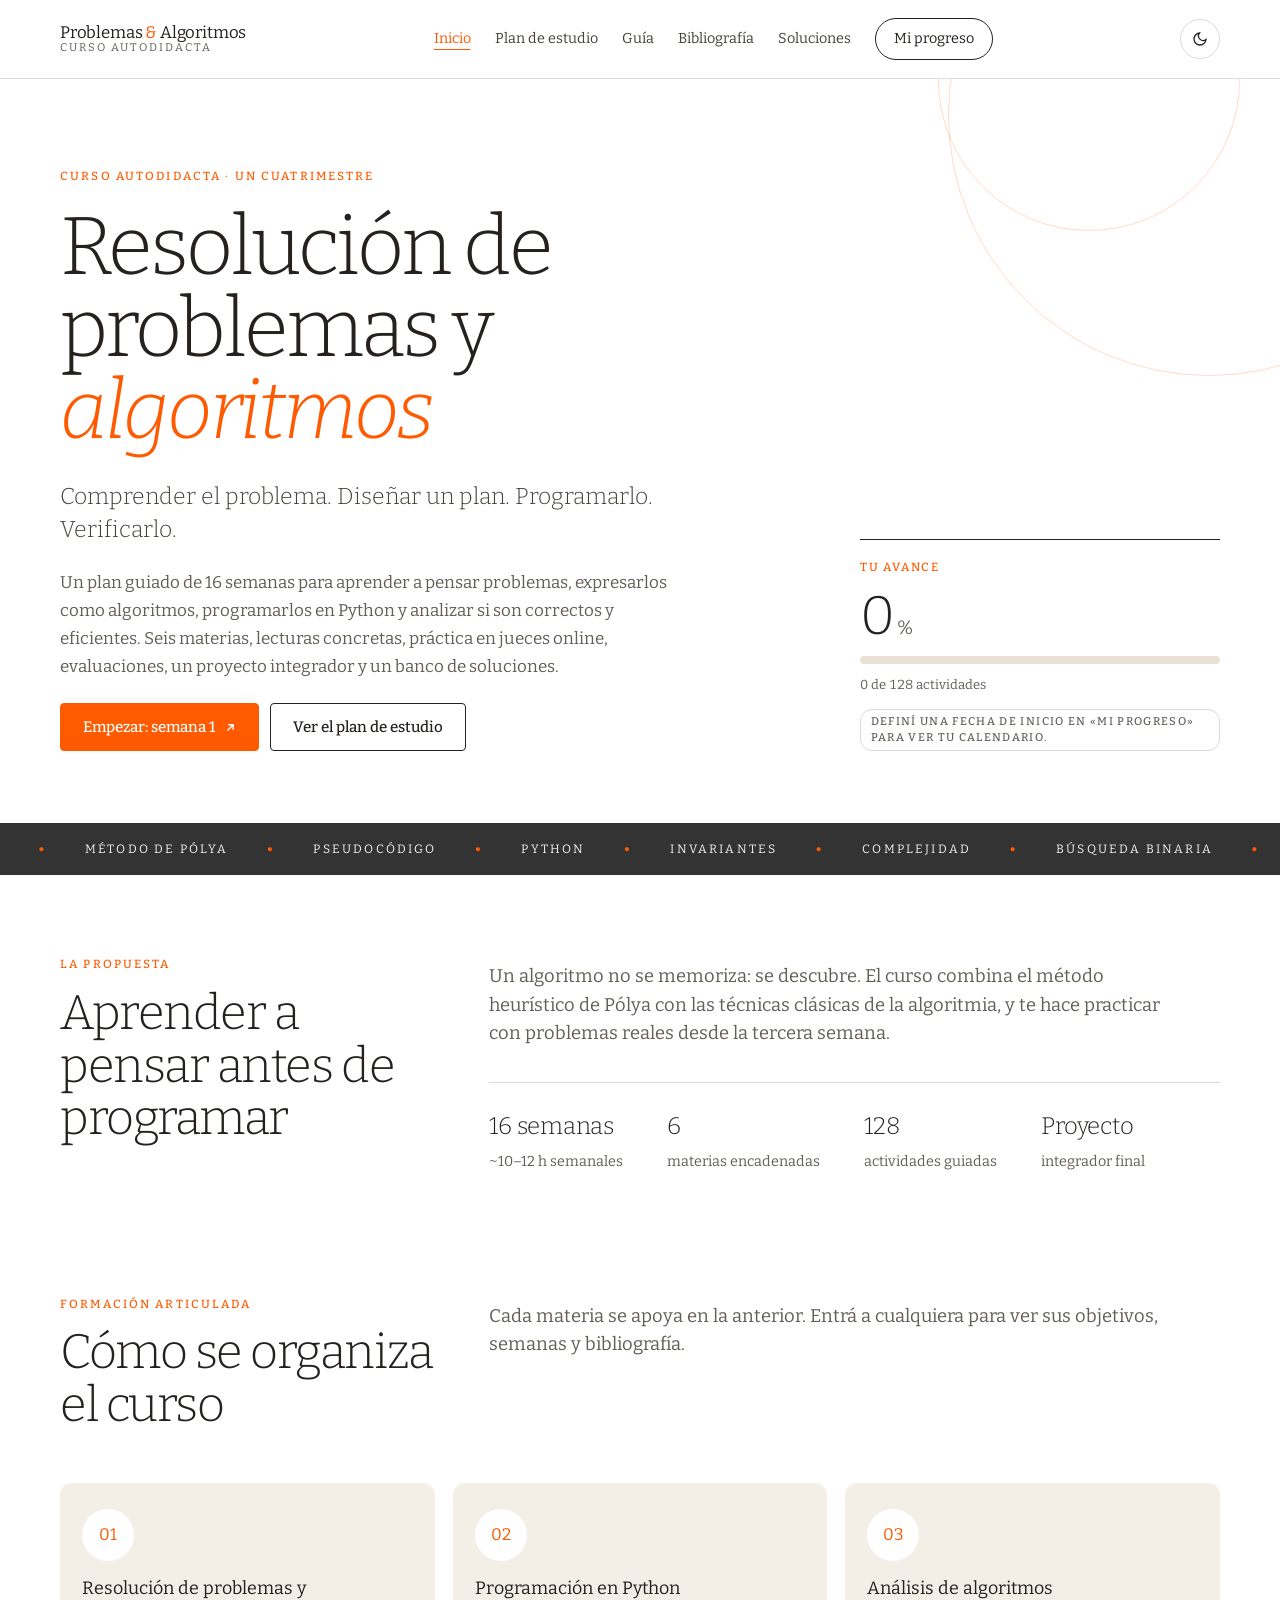
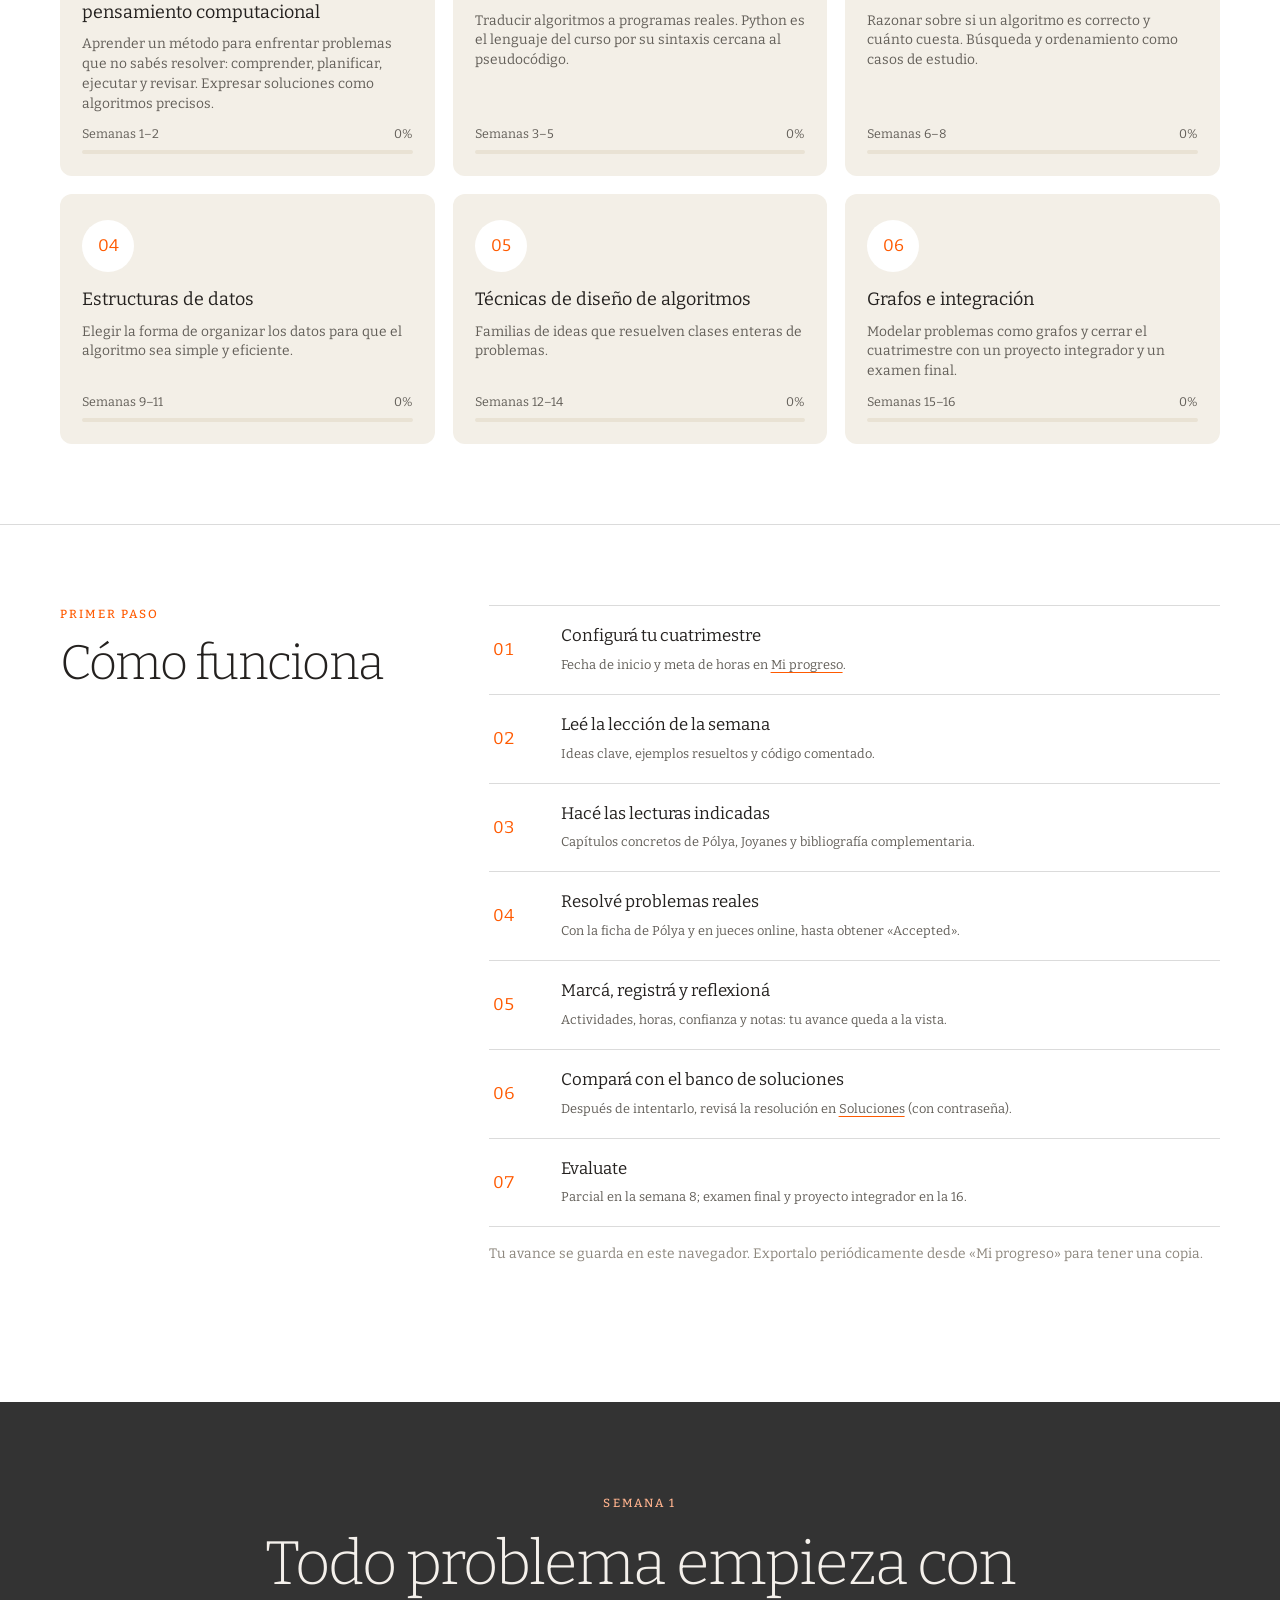
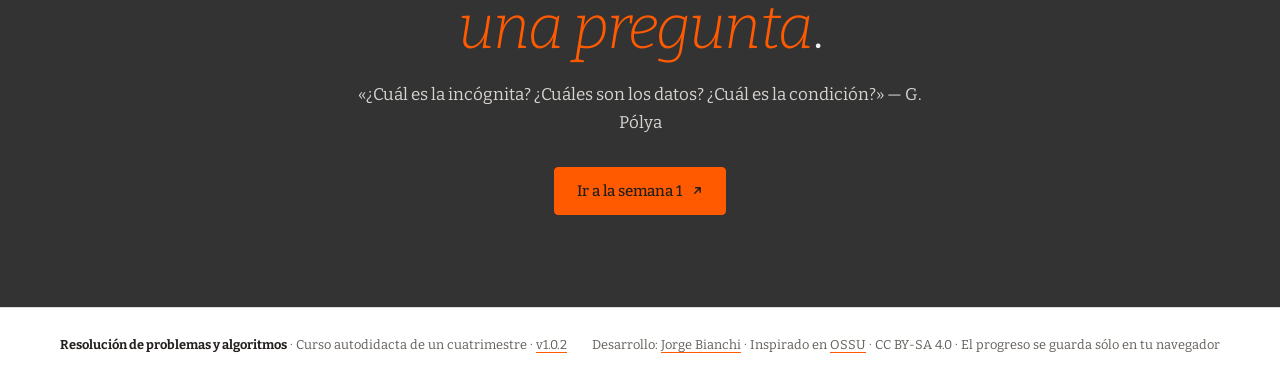
<file: index.html>
<!doctype html>
<html lang="es">
<head>
  <meta charset="utf-8">
  <meta name="viewport" content="width=device-width, initial-scale=1">
  <title>Resolución de problemas y algoritmos</title>
  <meta name="description" content="Curso autodidacta de un cuatrimestre sobre resolución de problemas y algoritmos, con plan guiado y seguimiento del avance.">
  <script>
    // Evita el parpadeo de tema al cargar
    (function () { var t = localStorage.getItem("rpa-tema") || (matchMedia("(prefers-color-scheme: dark)").matches ? "dark" : "light"); document.documentElement.dataset.theme = t; })();
  </script>
  <link rel="icon" href="data:image/svg+xml,<svg xmlns='http://www.w3.org/2000/svg' viewBox='0 0 32 32'><rect width='32' height='32' rx='6' fill='%23ff5a00'/><text x='16' y='22' font-family='monospace' font-size='16' fill='white' text-anchor='middle'>{}</text></svg>">
  <link rel="preconnect" href="https://fonts.googleapis.com">
  <link rel="preconnect" href="https://fonts.gstatic.com" crossorigin>
  <link rel="stylesheet" href="https://fonts.googleapis.com/css2?family=Bitter:ital,wght@0,300;0,400;0,500;1,300;1,400&display=swap">
  <link rel="stylesheet" href="css/styles.css">
</head>
<body>
  <header class="top">
    <div class="wrap nav" id="nav">
      <a class="brand" href="#/"><b>Problemas <span>&amp;</span> Algoritmos</b><small>Curso autodidacta</small></a>
      <div class="nav-links" id="nav-links">
        <a href="#/" data-nav="inicio">Inicio</a>
        <a href="#/plan" data-nav="plan">Plan<span class="nav-long"> de estudio</span></a>
        <a href="#/guia" data-nav="guia">Guía</a>
        <a href="#/bibliografia" data-nav="bibliografia">Bibliografía</a>
        <a href="#/soluciones" data-nav="soluciones">Soluciones</a>
        <a href="#/progreso" data-nav="progreso" class="nav-cta">Mi progreso</a>
      </div>
      <div class="nav-tools">
        <button class="icon-btn" id="theme-btn" type="button" aria-label="Cambiar tema"></button>
        <button class="icon-btn nav-toggle" id="nav-toggle" type="button" aria-label="Abrir menú" aria-expanded="false" aria-controls="nav-links"><span></span><span></span><span></span></button>
      </div>
    </div>
  </header>
  <main id="app" tabindex="-1"></main>
  <footer>
    <div class="wrap footer-row">
      <span><b>Resolución de problemas y algoritmos</b> · Curso autodidacta de un cuatrimestre · <a href="https://github.com/jorgebianchi/curso-problemas-algoritmos/releases/tag/v1.0.2" target="_blank" rel="noopener">v1.0.2</a></span>
      <span>Desarrollo: <a href="https://github.com/harikirtandas" target="_blank" rel="noopener">Jorge Bianchi</a> · Inspirado en <a href="https://ossu.dev/" target="_blank" rel="noopener">OSSU</a> · CC BY-SA 4.0 · El progreso se guarda sólo en tu navegador</span>
    </div>
  </footer>
  <dialog class="glosario" id="glosario" aria-labelledby="glosario-titulo">
    <div class="glosario-head">
      <h3 id="glosario-titulo"></h3>
      <button class="icon-btn" id="glosario-cerrar" type="button" aria-label="Cerrar">✕</button>
    </div>
    <div class="glosario-cuerpo" id="glosario-cuerpo"></div>
  </dialog>
  <div class="toast" id="toast" role="status" aria-live="polite"></div>
  <noscript><p class="wrap">Este curso necesita JavaScript para mostrar el contenido y guardar tu progreso.</p></noscript>
  <script src="js/data.js"></script>
  <script src="js/app.js"></script>
</body>
</html>
</file>
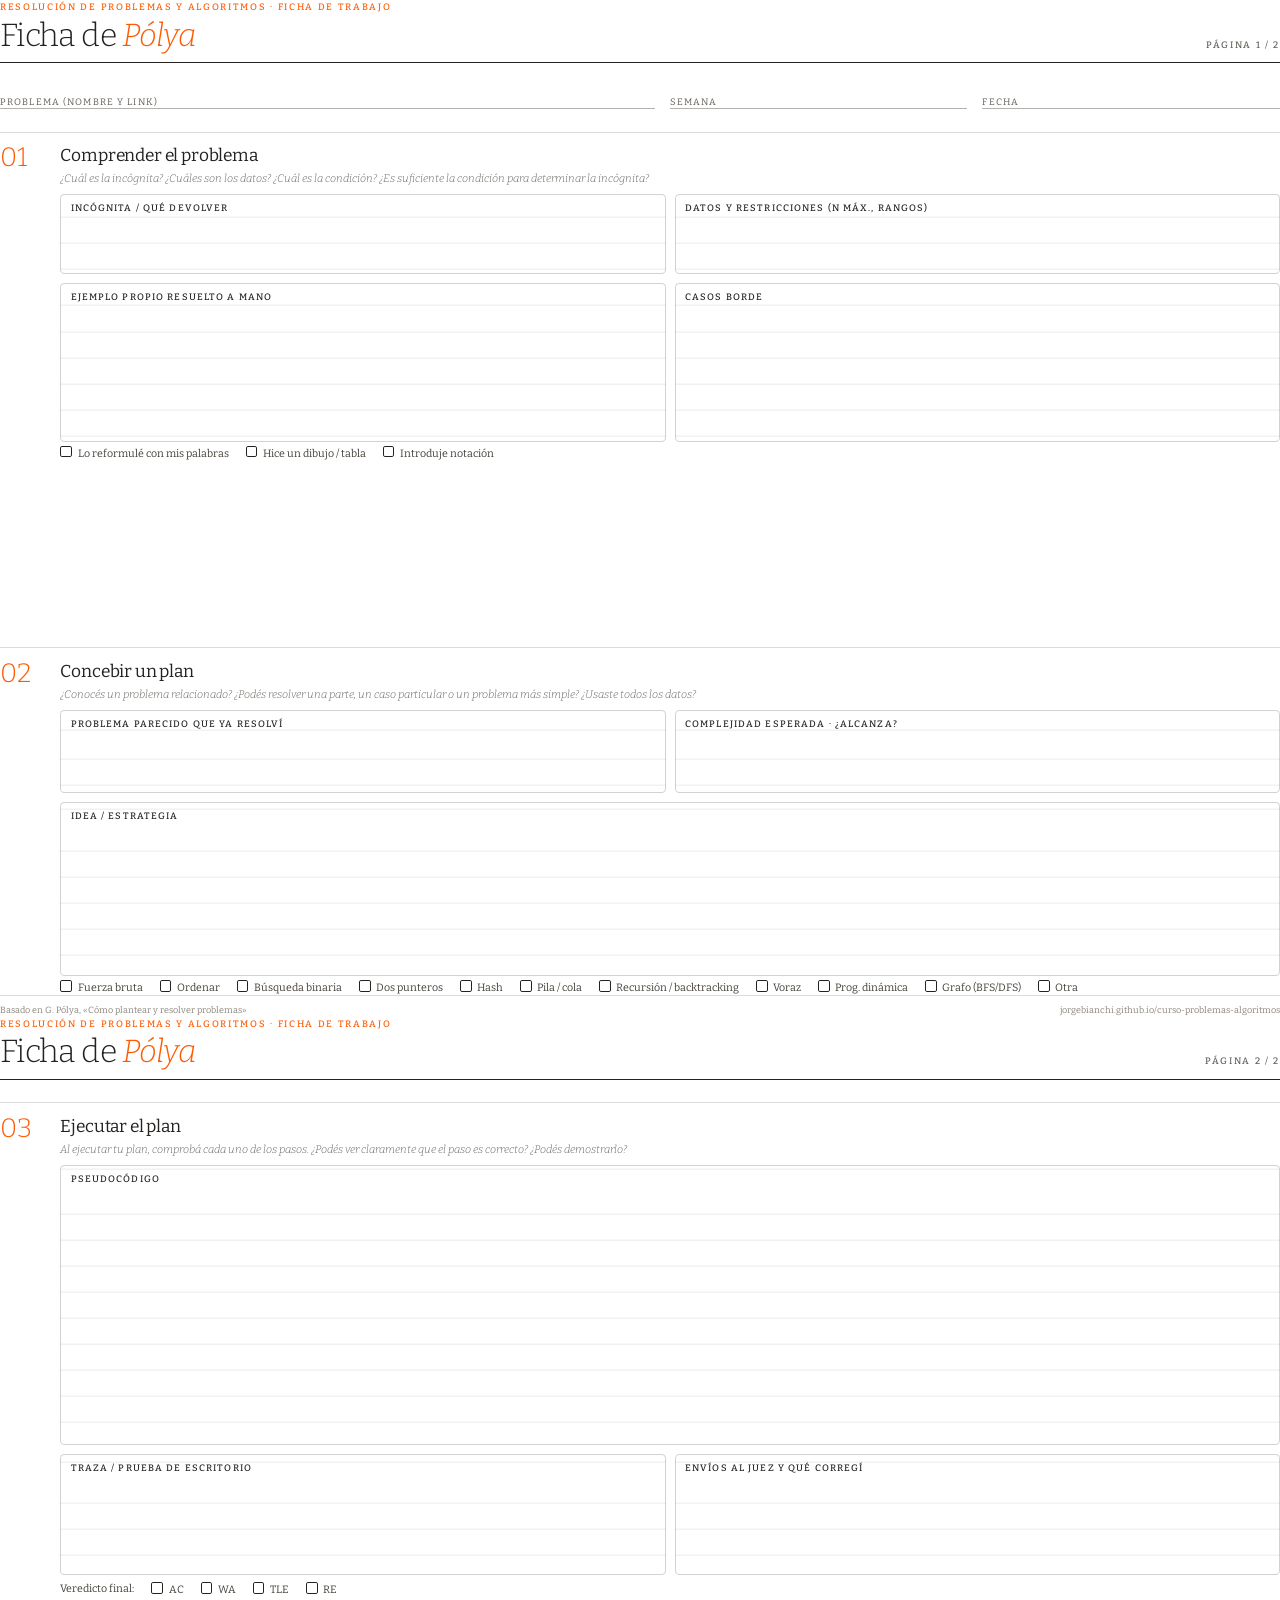
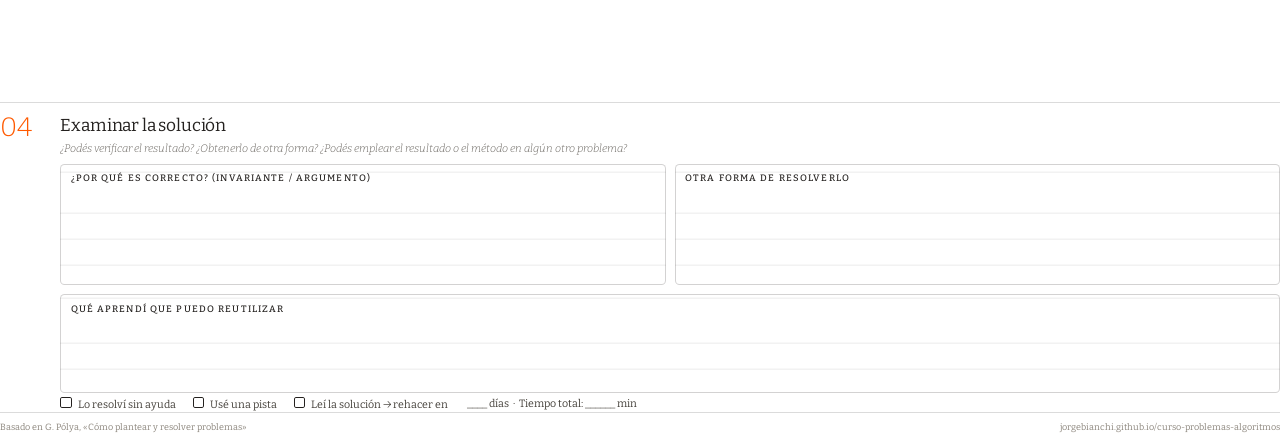
<file: descargas/ficha-polya.html>
<!doctype html>
<html lang="es">
<head>
<meta charset="utf-8">
<title>Ficha de Pólya — Resolución de problemas y algoritmos</title>
<link rel="stylesheet" href="https://fonts.googleapis.com/css2?family=Bitter:ital,wght@0,300;0,400;0,500;1,300&display=swap">
<style>
  @page { size: A4; margin: 14mm 15mm 13mm; }
  * { box-sizing: border-box; }
  body { margin: 0; font: 9.6pt/1.4 "Bitter", Georgia, serif; color: #24211f; font-weight: 400; }
  .page { height: 269mm; display: flex; flex-direction: column; page-break-after: always; }
  .page:last-child { page-break-after: auto; }
  .eyebrow { font-size: 7pt; letter-spacing: .18em; text-transform: uppercase; font-weight: 500; color: #ff5a00; }
  header { display: flex; justify-content: space-between; align-items: flex-end; border-bottom: 1px solid #24211f; padding-bottom: 3mm; margin-bottom: 4mm; }
  h1 { font-weight: 300; font-size: 24pt; letter-spacing: -.02em; line-height: 1; margin: 1.5mm 0 0; }
  h1 em { color: #ff5a00; font-weight: 300; }
  .meta { display: grid; grid-template-columns: 2.2fr 1fr 1fr; gap: 4mm; margin-bottom: 4mm; }
  .meta div, .field { border-bottom: 1px solid rgba(36,33,31,.35); padding-top: 4.5mm; font-size: 7pt; letter-spacing: .12em; text-transform: uppercase; color: #625e58; }
  .phase { flex: 0 0 auto; display: grid; grid-template-columns: 13mm 1fr; gap: 3mm; border-top: 1px solid rgba(36,33,31,.16); padding-top: 3mm; margin-top: 2mm; }
  .num { font-size: 20pt; font-weight: 300; color: #ff5a00; line-height: 1; }
  .phase h2 { font-weight: 400; font-size: 13pt; margin: 0 0 .8mm; letter-spacing: -.01em; }
  .q { color: #625e58; font-size: 8.2pt; font-style: italic; font-weight: 300; margin: 0 0 2mm; }
  .boxes { display: grid; gap: 2.5mm; }
  .box { border: 1px solid rgba(36,33,31,.2); border-radius: 1.2mm; padding: 1.6mm 2.4mm; position: relative;
         background-image: repeating-linear-gradient(to bottom, transparent 0, transparent 6.6mm, rgba(36,33,31,.09) 6.6mm, rgba(36,33,31,.09) calc(6.6mm + 1px)); background-position: 0 6mm; }
  .box b { font-weight: 500; font-size: 7pt; letter-spacing: .12em; text-transform: uppercase; color: #24211f; display: block; }
  .two { grid-template-columns: 1fr 1fr; }
  .checks { display: flex; flex-wrap: wrap; gap: 1.2mm 4.5mm; font-size: 8pt; margin-top: 1mm; color: #45413b; }
  .checks span::before { content: ""; display: inline-block; width: 2.6mm; height: 2.6mm; border: 1px solid #24211f; border-radius: .5mm; margin-right: 1.4mm; vertical-align: -.3mm; }
  footer { margin-top: auto !important; display: flex; justify-content: space-between; font-size: 6.8pt; color: #8c867d; border-top: 1px solid rgba(36,33,31,.16); padding-top: 2mm; margin-top: 3mm; }
  .verdict { display: flex; gap: 3mm; font-size: 8pt; }
  .verdict span { border: 1px solid #24211f; border-radius: 99px; padding: .3mm 2.6mm; }
</style>
</head>
<body>
<section class="page">
  <header>
    <div><div class="eyebrow">Resolución de problemas y algoritmos · Ficha de trabajo</div><h1>Ficha de <em>Pólya</em></h1></div>
    <div class="eyebrow" style="color:#625e58">Página 1 / 2</div>
  </header>
  <div class="meta"><div>Problema (nombre y link)</div><div>Semana</div><div>Fecha</div></div>

  <div class="phase" style="flex:1.15">
    <div class="num">01</div>
    <div>
      <h2>Comprender el problema</h2>
      <p class="q">¿Cuál es la incógnita? ¿Cuáles son los datos? ¿Cuál es la condición? ¿Es suficiente la condición para determinar la incógnita?</p>
      <div class="boxes two">
        <div class="box" style="height:21mm"><b>Incógnita / qué devolver</b></div>
        <div class="box" style="height:21mm"><b>Datos y restricciones (n máx., rangos)</b></div>
      </div>
      <div class="boxes two" style="margin-top:2.5mm">
        <div class="box" style="height:42mm"><b>Ejemplo propio resuelto a mano</b></div>
        <div class="box" style="height:42mm"><b>Casos borde</b></div>
      </div>
      <div class="checks"><span>Lo reformulé con mis palabras</span><span>Hice un dibujo / tabla</span><span>Introduje notación</span></div>
    </div>
  </div>

  <div class="phase">
    <div class="num">02</div>
    <div>
      <h2>Concebir un plan</h2>
      <p class="q">¿Conocés un problema relacionado? ¿Podés resolver una parte, un caso particular o un problema más simple? ¿Usaste todos los datos?</p>
      <div class="boxes two">
        <div class="box" style="height:22mm"><b>Problema parecido que ya resolví</b></div>
        <div class="box" style="height:22mm"><b>Complejidad esperada · ¿alcanza?</b></div>
      </div>
      <div class="boxes" style="margin-top:2.5mm"><div class="box" style="height:46mm"><b>Idea / estrategia</b></div></div>
      <div class="checks"><span>Fuerza bruta</span><span>Ordenar</span><span>Búsqueda binaria</span><span>Dos punteros</span><span>Hash</span><span>Pila / cola</span><span>Recursión / backtracking</span><span>Voraz</span><span>Prog. dinámica</span><span>Grafo (BFS/DFS)</span><span>Otra</span></div>
    </div>
  </div>

  <footer><span>Basado en G. Pólya, «Cómo plantear y resolver problemas»</span><span>jorgebianchi.github.io/curso-problemas-algoritmos</span></footer>
</section>

<section class="page">
  <header>
    <div><div class="eyebrow">Resolución de problemas y algoritmos · Ficha de trabajo</div><h1>Ficha de <em>Pólya</em></h1></div>
    <div class="eyebrow" style="color:#625e58">Página 2 / 2</div>
  </header>

  <div class="phase" style="flex:1.25">
    <div class="num">03</div>
    <div>
      <h2>Ejecutar el plan</h2>
      <p class="q">Al ejecutar tu plan, comprobá cada uno de los pasos. ¿Podés ver claramente que el paso es correcto? ¿Podés demostrarlo?</p>
      <div class="boxes"><div class="box" style="height:74mm"><b>Pseudocódigo</b></div></div>
      <div class="boxes two" style="margin-top:2.5mm">
        <div class="box" style="height:32mm"><b>Traza / prueba de escritorio</b></div>
        <div class="box" style="height:32mm"><b>Envíos al juez y qué corregí</b></div>
      </div>
      <div class="checks" style="margin-top:2mm">Veredicto final:<span>AC</span><span>WA</span><span>TLE</span><span>RE</span></div>
    </div>
  </div>

  <div class="phase">
    <div class="num">04</div>
    <div>
      <h2>Examinar la solución</h2>
      <p class="q">¿Podés verificar el resultado? ¿Obtenerlo de otra forma? ¿Podés emplear el resultado o el método en algún otro problema?</p>
      <div class="boxes two">
        <div class="box" style="height:32mm"><b>¿Por qué es correcto? (invariante / argumento)</b></div>
        <div class="box" style="height:32mm"><b>Otra forma de resolverlo</b></div>
      </div>
      <div class="boxes" style="margin-top:2.5mm"><div class="box" style="height:26mm"><b>Qué aprendí que puedo reutilizar</b></div></div>
      <div class="checks"><span>Lo resolví sin ayuda</span><span>Usé una pista</span><span>Leí la solución → rehacer en</span>&nbsp;____ días &nbsp;·&nbsp; Tiempo total: ______ min</div>
    </div>
  </div>

  <footer><span>Basado en G. Pólya, «Cómo plantear y resolver problemas»</span><span>jorgebianchi.github.io/curso-problemas-algoritmos</span></footer>
</section>
</body>
</html>
</file>
<file: css/styles.css>
/* ===== Tokens ===== */
:root {
  --paper: #ffffff;
  --ink: #24211f;
  --ink-2: #45413b;
  --muted: #625e58;
  --faint: #8c867d;
  --line: rgba(36, 33, 31, .16);
  --rust: #ff5a00;
  --rust-dark: #cf4900;
  --rust-soft: rgba(255, 90, 0, .22);
  --sand: #fff1e8;
  --beige: #f3efe7;
  --beige-2: #e9e2d4;
  --charcoal: #333333;
  --on-charcoal: #f4f0eb;
  --peach: #ffb38e;
  --code-bg: #f6f3ee;
  --radius: 4px;
  --maxw: 1160px;
  --serif: "Bitter", Georgia, serif;
  --mono: ui-monospace, "SF Mono", "JetBrains Mono", Menlo, Consolas, monospace;
  color-scheme: light;
}
[data-theme="dark"] {
  --paper: #1a1816;
  --ink: #eee9e2;
  --ink-2: #d6d0c7;
  --muted: #aaa398;
  --faint: #7f786e;
  --line: rgba(238, 233, 226, .14);
  --rust: #ff7a2d;
  --rust-dark: #ff9252;
  --rust-soft: rgba(255, 122, 45, .25);
  --sand: #2c211a;
  --beige: #23201d;
  --beige-2: #2d2925;
  --charcoal: #0f0e0d;
  --on-charcoal: #eee9e2;
  --code-bg: #211e1b;
  color-scheme: dark;
}

/* ===== Base ===== */
* { box-sizing: border-box; }
html { scroll-behavior: smooth; -webkit-text-size-adjust: 100%; }
body { margin: 0; background: var(--paper); color: var(--ink); font: 17px/1.65 var(--serif); transition: background .2s, color .2s; }
a { color: inherit; text-underline-offset: 3px; text-decoration-thickness: 1px; text-decoration-color: var(--rust); }
a:hover { color: var(--rust-dark); }
h1, h2, h3, h4 { font-weight: 300; line-height: 1.12; }
h3 { font-size: 1.2rem; margin: 1.8rem 0 .6rem; font-weight: 400; }
h4 { font-weight: 500; }
h4 { font-size: 1.02rem; margin: 1.5rem 0 .4rem; }
p { margin: 0 0 1rem; }
ul, ol { padding-left: 1.3rem; margin: 0 0 1rem; }
li { margin: .25rem 0; }
li::marker { color: var(--rust); }
strong { font-weight: 500; }
code { font-family: var(--mono); font-size: .84em; background: var(--code-bg); padding: .1em .35em; border-radius: 3px; }
pre { background: var(--code-bg); padding: 1rem 1.15rem; border-radius: var(--radius); overflow-x: auto; font-size: .84rem; line-height: 1.55; border-left: 3px solid var(--rust); margin: 0 0 1.2rem; }
pre code { background: none; padding: 0; font-size: inherit; }
table { border-collapse: collapse; width: 100%; font-size: .94rem; margin: 0 0 1.2rem; }
th, td { text-align: left; padding: .65rem .5rem; border-top: 1px solid var(--line); vertical-align: top; }
tr:last-child td { border-bottom: 1px solid var(--line); }
th { font-size: .72rem; text-transform: uppercase; letter-spacing: .15em; color: var(--rust); font-weight: 500; }
:focus-visible { outline: 2px solid var(--rust); outline-offset: 2px; }
::selection { background: var(--rust); color: #fff; }

/* ===== Layout ===== */
.wrap { width: min(var(--maxw), calc(100% - 48px)); margin: auto; }
.prose { max-width: 760px; }

header.top { border-bottom: 1px solid var(--line); background: var(--paper); position: sticky; top: 0; z-index: 20; }
.nav { display: flex; align-items: center; justify-content: space-between; gap: 24px; padding: 18px 0; position: relative; }
.brand { text-decoration: none; display: flex; flex-direction: column; line-height: 1.15; }
.brand b { font-size: 1.05rem; font-weight: 400; letter-spacing: -.01em; }
.brand b span { color: var(--rust); }
.brand small { font-size: .7rem; letter-spacing: .18em; text-transform: uppercase; color: var(--muted); }
.nav-links { display: flex; align-items: center; gap: 24px; }
.nav-links a { font-size: .9rem; text-decoration: none; color: var(--ink-2); white-space: nowrap; }
.brand { flex-shrink: 0; white-space: nowrap; }
.nav-links a:hover, .nav-links a.active { color: var(--rust); }
.nav-links a.active { text-decoration: underline; text-decoration-color: var(--rust); text-underline-offset: 6px; }
.nav-links .nav-cta { border: 1px solid var(--ink); padding: 8px 18px; border-radius: 999px; color: var(--ink); }
.nav-links .nav-cta:hover, .nav-links .nav-cta.active { background: var(--ink); color: var(--paper); text-decoration: none; }
.nav-tools { display: flex; align-items: center; gap: 10px; }
.icon-btn { background: none; border: 1px solid var(--line); color: var(--ink); width: 40px; height: 40px; border-radius: 50%; cursor: pointer; display: grid; place-items: center; flex-shrink: 0; }
.icon-btn:hover { border-color: var(--rust); color: var(--rust); }
.nav-toggle { display: none; }
.nav-toggle span { display: block; width: 18px; height: 2px; background: currentColor; margin: 3px 0; transition: transform .2s, opacity .2s; }

main { min-height: 70vh; }
footer { border-top: 1px solid var(--line); padding: 26px 0; color: var(--muted); font-size: .8rem; }
.footer-row { display: flex; justify-content: space-between; gap: 20px; flex-wrap: wrap; }
.footer-row b { color: var(--ink); }

/* ===== Hero ===== */
.hero { padding: 88px 0 72px; position: relative; overflow: hidden; }
.hero::after { content: ""; position: absolute; width: 520px; height: 520px; border: 1px solid var(--rust-soft); border-radius: 50%; right: -190px; top: -225px; pointer-events: none; }
.hero::before { content: ""; position: absolute; width: 300px; height: 300px; border: 1px solid var(--rust-soft); border-radius: 50%; right: 40px; top: -150px; pointer-events: none; }
.hero-grid { display: grid; grid-template-columns: minmax(0, 1.15fr) minmax(0, .85fr); gap: 64px; align-items: end; position: relative; z-index: 1; }
.hero h1 { font-size: clamp(2.7rem, 6.4vw, 5.6rem); letter-spacing: -.035em; line-height: 1; margin: 20px 0 28px; max-width: 820px; }
.hero h1 em { font-weight: 300; color: var(--rust); }
.hero-lead { font-weight: 300; font-size: clamp(1.15rem, 1.8vw, 1.45rem); line-height: 1.45; color: var(--ink-2); margin: 0 0 22px; }
.hero-copy { max-width: 680px; color: var(--muted); }
.hero-stamp { border-top: 1px solid var(--ink); padding-top: 18px; font-size: 1.1rem; max-width: 360px; margin-left: auto; width: 100%; }
.hero-stamp strong.lbl { display: block; color: var(--rust); font-size: .74rem; letter-spacing: .15em; text-transform: uppercase; margin-bottom: 12px; }
.hero-stamp .tag, .page-hero .tag { white-space: normal; line-height: 1.5; border-radius: 12px; }
.hero-stamp .big-num { font-size: 3.4rem; letter-spacing: -.03em; line-height: 1; font-weight: 300; }
.hero-stamp .big-num small { font-size: 1.2rem; color: var(--muted); letter-spacing: 0; font-weight: 400; }

.page-hero { padding: 64px 0 44px; border-bottom: 1px solid var(--line); position: relative; overflow: hidden; }
.page-hero::after { content: ""; position: absolute; width: 380px; height: 380px; border: 1px solid var(--rust-soft); border-radius: 50%; right: -150px; top: -190px; pointer-events: none; }
.page-hero h1 { font-size: clamp(2.2rem, 4.8vw, 4rem); letter-spacing: -.03em; line-height: 1.05; margin: 14px 0 18px; max-width: 900px; }
.page-hero h1 em { font-weight: 300; color: var(--rust); }
.page-hero .hero-lead { max-width: 760px; }

.band { background: var(--charcoal); color: var(--on-charcoal); min-height: 52px; display: flex; align-items: center; overflow: hidden; white-space: nowrap; font-size: .76rem; letter-spacing: .18em; text-transform: uppercase; }
.band .track { display: inline-flex; gap: 2.4rem; animation: marquee 120s linear infinite; padding-left: 2.4rem; }
.band .track span::before { content: "●"; color: var(--rust); margin-right: 2.4rem; font-size: .6rem; vertical-align: middle; }
@keyframes marquee { to { transform: translateX(-50%); } }

/* ===== Sections ===== */
.eyebrow { font-size: .74rem; letter-spacing: .18em; text-transform: uppercase; font-weight: 500; color: var(--rust); }
.eyebrow a { text-decoration: none; }
.eyebrow a:hover { text-decoration: underline; }
.section { padding: 80px 0; }
.section + .section { border-top: 1px solid var(--line); }
.section.tight { padding: 56px 0; }
.section-head { display: grid; grid-template-columns: minmax(0, .7fr) minmax(0, 1.3fr); gap: 36px; align-items: start; margin-bottom: 40px; }
.section h2 { font-size: clamp(1.9rem, 3.8vw, 3.2rem); letter-spacing: -.03em; line-height: 1.08; margin: 12px 0; }
.section-intro { font-size: 1.15rem; line-height: 1.55; color: var(--muted); max-width: 680px; margin: 7px 0 0; }

.sec { display: grid; grid-template-columns: minmax(0, .55fr) minmax(0, 1.45fr); gap: 48px; padding: 46px 0; border-top: 1px solid var(--line); }
.sec:first-child { border-top: 0; }
.sec > .sec-title { position: sticky; top: 100px; align-self: start; }
.sec > .sec-title h2 { font-size: clamp(1.5rem, 2.3vw, 2rem); letter-spacing: -.02em; line-height: 1.12; margin: 8px 0 0; }
.sec > .sec-title .n { font-size: .74rem; letter-spacing: .18em; color: var(--rust); font-weight: 500; }
.sec > .sec-body { min-width: 0; max-width: 780px; }

/* ===== Components ===== */
.arr { width: .72em; height: .72em; display: inline-block; vertical-align: baseline; margin-left: .3em; flex-shrink: 0; }
.lead { font-size: 1.15rem; color: var(--muted); }
.muted { color: var(--muted); }
.faint { color: var(--faint); font-size: .86rem; }
.tag { display: inline-block; font-size: .7rem; letter-spacing: .12em; text-transform: uppercase; font-weight: 500; padding: .2rem .6rem; border-radius: 999px; border: 1px solid var(--line); color: var(--muted); white-space: nowrap; vertical-align: middle; }
.tag.accent { background: var(--sand); border-color: transparent; color: var(--rust-dark); }
.tag.warn { background: var(--rust); border-color: transparent; color: #fff; }

.btn { display: inline-flex; align-items: center; justify-content: center; gap: 10px; font: 500 .95rem var(--serif); padding: 14px 22px; border-radius: var(--radius); border: 1px solid var(--ink); background: transparent; color: var(--ink); cursor: pointer; text-decoration: none; transition: background .2s, transform .2s, color .2s; }
.btn:hover { transform: translateY(-2px); color: var(--ink); background: var(--beige); }
.btn.primary { background: var(--rust); border-color: var(--rust); color: #fff; }
.btn.primary:hover { background: var(--rust-dark); border-color: var(--rust-dark); color: #fff; }
.btn.small { padding: 8px 14px; font-size: .85rem; }
.btn.danger { border-color: var(--rust); color: var(--rust-dark); }
.btn-row { display: flex; flex-wrap: wrap; gap: .7rem; margin: 1.4rem 0 0; }

.facts { display: flex; gap: 44px; flex-wrap: wrap; margin-top: 34px; padding-top: 24px; border-top: 1px solid var(--line); }
.fact strong { font-size: 1.5rem; display: block; font-weight: 300; letter-spacing: -.01em; }
.fact span { color: var(--muted); font-size: .9rem; }

.callout { background: var(--sand); border-radius: var(--radius); padding: 20px 24px; margin: 1.4rem 0; }
.callout strong { color: var(--rust-dark); }
.callout.warn { background: var(--beige); border-left: 3px solid var(--rust); }
.pullquote { border-left: 3px solid var(--rust); padding: 8px 0 8px 22px; font-size: 1.35rem; line-height: 1.4; color: var(--rust-dark); margin: 1.4rem 0; }

.bar { height: 4px; background: var(--beige-2); border-radius: 99px; overflow: hidden; }
.bar > i { display: block; height: 100%; background: var(--rust); transition: width .3s; }
.bar.big { height: 8px; }
.pct { font-variant-numeric: tabular-nums; font-size: .82rem; color: var(--muted); }

/* Tarjetas de materia (núcleos) */
.nuclei { display: grid; grid-template-columns: repeat(3, minmax(0, 1fr)); gap: 18px; }
.nucleus { background: var(--beige); border-radius: 12px; padding: 26px 22px 22px; text-decoration: none; display: flex; flex-direction: column; gap: 10px; min-height: 250px; transition: transform .2s, background .2s; }
.nucleus:hover { transform: translateY(-3px); background: var(--beige-2); color: inherit; }
.nucleus .num { width: 52px; height: 52px; border-radius: 50%; background: var(--paper); color: var(--rust); display: grid; place-items: center; font-weight: 400; font-size: 1.05rem; }
.nucleus h3 { font-size: 1.12rem; margin: 6px 0 0; line-height: 1.3; font-weight: 400; }
.nucleus p { font-size: .86rem; line-height: 1.45; color: var(--muted); margin: 0; }
.nucleus .foot { margin-top: auto; }
.nucleus .foot .row { display: flex; justify-content: space-between; font-size: .78rem; color: var(--muted); margin-bottom: 6px; }
.nucleus.done { background: var(--rust); color: #fff; }
.nucleus.done p, .nucleus.done .foot .row { color: rgba(255, 255, 255, .85); }
.nucleus.done .bar { background: rgba(255, 255, 255, .3); }
.nucleus.done .bar > i { background: #fff; }

/* Listas numeradas tipo "módulos" */
.modules { list-style: none; padding: 0; margin: 0 0 1rem; }
.modules > li { border-top: 1px solid var(--line); margin: 0; }
.modules > li:last-child { border-bottom: 1px solid var(--line); }
.modules .mod { display: grid; grid-template-columns: 3.2rem 1fr 130px; gap: 1rem; align-items: center; padding: 16px 4px; text-decoration: none; }
.modules a.mod:hover { background: var(--beige); color: inherit; }
.modules .mod .n { color: var(--rust); font-weight: 400; font-variant-numeric: tabular-nums; }
.modules .mod .t { font-size: 1.05rem; display: block; font-weight: 400; }
.modules .mod .s { font-size: .8rem; color: var(--muted); }
.modules .mod.current { box-shadow: inset 3px 0 0 var(--rust); padding-left: 14px; }
.modules.simple .mod { grid-template-columns: 3.2rem 1fr; }

/* Tareas */
.tasks { list-style: none; padding: 0; margin: 0 0 1rem; }
.task { display: flex; gap: .9rem; align-items: flex-start; padding: 14px 0; border-top: 1px solid var(--line); margin: 0; }
.task:last-child { border-bottom: 1px solid var(--line); }
.task input { appearance: none; -webkit-appearance: none; margin: .2rem 0 0; width: 20px; height: 20px; border: 1.5px solid var(--ink); border-radius: 3px; flex-shrink: 0; cursor: pointer; display: grid; place-items: center; background: var(--paper); }
.task input::after { content: ""; width: 10px; height: 5px; border-left: 2px solid #fff; border-bottom: 2px solid #fff; transform: rotate(-45deg) translate(1px, -1px); opacity: 0; }
.task input:checked { background: var(--rust); border-color: var(--rust); }
.task input:checked::after { opacity: 1; }
.task label { cursor: pointer; flex: 1; }
.task.done label .tx { color: var(--faint); text-decoration: line-through; text-decoration-color: var(--rust); }
.task .kind { font-size: .68rem; text-transform: uppercase; letter-spacing: .16em; color: var(--rust); font-weight: 500; display: block; margin-bottom: 2px; }
.task.examen .kind, .task.proyecto .kind { background: var(--rust); color: #fff; display: inline-block; padding: 1px 8px; border-radius: 99px; }
.task-links { display: flex; flex-direction: column; align-items: flex-end; gap: 4px; font-size: .85rem; white-space: nowrap; }
.task-links:empty { display: none; }
a.dl { display: inline-flex; align-items: center; gap: .3em; color: var(--rust-dark); text-decoration: none; font-size: .88em; white-space: nowrap; border-bottom: 1px solid var(--rust-soft); }
a.dl:hover { border-bottom-color: var(--rust); }
a.dl .arr, .btn .arr { margin-left: 0; }

.lesson h4 { color: var(--ink); }
.lesson > p:first-child { font-size: 1.15rem; line-height: 1.55; color: var(--ink); }

/* Stats */
.stats { display: grid; grid-template-columns: repeat(4, minmax(0, 1fr)); gap: 0; border-top: 1px solid var(--ink); }
.stat { padding: 18px 18px 18px 0; }
.stat + .stat { border-left: 1px solid var(--line); padding-left: 18px; }
.stat .v { font-size: 2.4rem; font-weight: 300; letter-spacing: -.02em; line-height: 1.05; font-variant-numeric: tabular-nums; }
.stat .k { font-size: .8rem; color: var(--muted); }

/* Forms */
input[type=text], input[type=date], input[type=number], select, textarea {
  font: inherit; font-size: .95rem; color: var(--ink); background: var(--paper); border: 1px solid var(--line); border-radius: var(--radius); padding: .6rem .75rem; width: 100%;
}
textarea { min-height: 160px; resize: vertical; line-height: 1.55; }
input:focus, select:focus, textarea:focus { border-color: var(--rust); outline: none; }
.field { margin-bottom: 1rem; }
.field label { display: block; font-size: .7rem; letter-spacing: .15em; text-transform: uppercase; font-weight: 500; color: var(--muted); margin-bottom: .35rem; }
.form-row { display: grid; gap: 1rem; grid-template-columns: repeat(auto-fit, minmax(150px, 1fr)); align-items: end; }
.panel { border: 1px solid var(--line); padding: 24px; border-radius: var(--radius); margin-bottom: 1rem; }

.scale { display: flex; gap: .5rem; flex-wrap: wrap; }
.scale label { border: 1px solid var(--line); border-radius: 999px; padding: .4rem .95rem; cursor: pointer; font-size: .88rem; transition: border-color .2s; }
.scale label:hover { border-color: var(--rust); }
.scale input { position: absolute; opacity: 0; pointer-events: none; }
.scale label:has(input:checked) { border-color: var(--rust); background: var(--rust); color: #fff; }
.scale label:has(input:focus-visible) { outline: 2px solid var(--rust); outline-offset: 2px; }

.chart { width: 100%; height: auto; display: block; }
.chart text { fill: var(--muted); font: 11px var(--serif); }
.chart .b { fill: var(--rust); }
.chart .goal { stroke: var(--ink); stroke-dasharray: 4 4; }
.chart .axis { stroke: var(--line); }

.biblio-item { padding: 18px 0; border-top: 1px solid var(--line); }
.biblio-item:last-child { border-bottom: 1px solid var(--line); }
.biblio-item .ti { font-weight: 400; font-size: 1.05rem; line-height: 1.3; }
.biblio-item .meta { font-size: .85rem; color: var(--muted); margin: .25rem 0; }

.pager { display: grid; grid-template-columns: 1fr 1fr; border-top: 1px solid var(--ink); }
.pager a, .pager span { padding: 28px 0; text-decoration: none; color: var(--muted); font-size: .74rem; letter-spacing: .15em; text-transform: uppercase; font-weight: 500; }
.pager a + a, .pager span + a { text-align: right; }
.pager a strong { display: block; color: var(--ink); font-size: 1.3rem; font-weight: 300; letter-spacing: -.01em; text-transform: none; margin-top: 6px; line-height: 1.2; }
.pager a:hover strong { color: var(--rust); }

/* CTA */
.cta { padding: 92px 0; background: var(--charcoal); color: var(--on-charcoal); text-align: center; }
.cta .eyebrow { color: var(--peach); }
.cta h2 { font-size: clamp(2.2rem, 4.8vw, 4.2rem); line-height: 1.05; letter-spacing: -.03em; margin: 18px auto 20px; max-width: 850px; }
.cta h2 em { color: var(--rust); font-weight: 300; }
.cta p { max-width: 600px; margin: 0 auto 30px; color: var(--on-charcoal); opacity: .85; }
.cta .btn.primary { color: #211f1c; }
.cta .btn.primary:hover { background: #f7b34c; border-color: #f7b34c; }

.toast { position: fixed; bottom: 1.2rem; left: 50%; transform: translateX(-50%); background: var(--charcoal); color: #fff; border-left: 3px solid var(--rust); padding: .7rem 1.2rem; border-radius: var(--radius); font-size: .9rem; opacity: 0; transition: opacity .2s; pointer-events: none; z-index: 50; }
.toast.show { opacity: 1; }

/* ===== Responsive ===== */
/* Tablet horizontal / laptops chicas */
@media (max-width: 1100px) {
  .nav-links { gap: 16px; }
  .hero-grid { gap: 40px; }
  .sec { gap: 32px; }
}
/* Tablet: menú compacto en una sola fila */
@media (min-width: 761px) and (max-width: 1024px) {
  .nav { gap: 14px; }
  .nav-links { gap: 14px; }
  .nav-links a { font-size: .84rem; }
  .nav-links .nav-cta { padding: 6px 12px; }
  .nav-long { display: none; }
  .brand b { font-size: .98rem; }
  .brand small { display: none; }
}
/* Tablet vertical (iPad) */
@media (max-width: 960px) {
  .hero-grid { grid-template-columns: minmax(0, 1fr); gap: 28px; }
  .hero-stamp { margin: 0; max-width: 420px; }
  .section-head { grid-template-columns: minmax(0, 1fr); gap: 18px; }
  .sec { grid-template-columns: minmax(0, 1fr); gap: 18px; padding: 40px 0; }
  .sec > .sec-title { position: static; }
  .sec > .sec-body { max-width: none; }
  .hero::before { display: none; }
}
@media (max-width: 900px) {
  .brand small { display: none; }
  .nuclei { grid-template-columns: repeat(2, minmax(0, 1fr)); }
  .stats { grid-template-columns: repeat(2, minmax(0, 1fr)); }
  .stat:nth-child(3) { border-left: 0; padding-left: 0; }
  .stat:nth-child(n+3) { border-top: 1px solid var(--line); }
}
@media (max-width: 760px) {
  body { font-size: 16px; }
  .wrap { width: calc(100% - 32px); }
  .brand small { display: block; }
  input[type=text], input[type=date], input[type=number], select, textarea { font-size: 16px; } /* evita el zoom automático en iOS */
  .sec-body table { display: block; overflow-x: auto; -webkit-overflow-scrolling: touch; }
  th, td { white-space: nowrap; }
  .sec-body td:last-child { white-space: normal; min-width: 180px; }
  .hero::after { width: 320px; height: 320px; right: -140px; top: -150px; }
  .page-hero { padding: 44px 0 32px; }
  .page-hero::after { width: 240px; height: 240px; right: -110px; top: -120px; }
  .task { flex-wrap: wrap; }
  .task-links { margin-left: calc(20px + .9rem); flex-direction: row; gap: 14px; }
  .btn-row .btn { flex: 1 1 auto; }
  .nav-toggle { display: grid; }
  .nav-links { display: none; position: absolute; top: calc(100% + 6px); left: 0; right: 0; flex-direction: column; align-items: stretch; gap: 0; padding: 8px 16px; background: var(--paper); border: 1px solid var(--line); border-radius: 8px; box-shadow: 0 12px 28px rgba(0, 0, 0, .14); }
  .nav.is-open .nav-links { display: flex; }
  .nav-links a { padding: 13px 4px; border-bottom: 1px solid var(--line); font-size: .95rem; }
  .nav-links a:last-child { border-bottom: 0; }
  .nav-links .nav-cta { border: 0; border-radius: 0; padding: 13px 4px; }
  .nav-toggle[aria-expanded="true"] span:first-child { transform: translateY(5px) rotate(45deg); }
  .nav-toggle[aria-expanded="true"] span:nth-child(2) { opacity: 0; }
  .nav-toggle[aria-expanded="true"] span:last-child { transform: translateY(-5px) rotate(-45deg); }
  .hero { padding: 60px 0 50px; }
  .hero-stamp { max-width: none; }
  .section { padding: 60px 0; }
  .nuclei { grid-template-columns: 1fr; }
  .nucleus { min-height: 0; }
  .modules .mod { grid-template-columns: 2.4rem 1fr 70px; }
  .facts { gap: 22px; }
  .pager a strong { font-size: 1.05rem; }
}
@media (max-width: 420px) {
  .stats { grid-template-columns: 1fr; }
  .stat + .stat { border-left: 0; padding-left: 0; border-top: 1px solid var(--line); }
  .modules .mod { grid-template-columns: 2rem 1fr; }
  .modules .mod > span:last-child:not(:nth-child(2)) { grid-column: 2; }
  .pager { grid-template-columns: 1fr; }
  .pager span:empty { display: none; }
  .pager a + a, .pager span + a { text-align: left; border-top: 1px solid var(--line); }
}

/* ===== Banco de soluciones ===== */
.sol-tabs { display: flex; flex-wrap: wrap; gap: 8px; padding: 28px 0 8px; }
.sol-tabs a { font-size: .85rem; text-decoration: none; border: 1px solid var(--line); border-radius: 999px; padding: 6px 14px; color: var(--ink-2); }
.sol-tabs a:hover { border-color: var(--rust); color: var(--rust); }
.sol-tabs a.active { background: var(--ink); border-color: var(--ink); color: var(--paper); }
details.sol { border-top: 1px solid var(--line); }
details.sol:last-child { border-bottom: 1px solid var(--line); }
details.sol > summary { list-style: none; cursor: pointer; padding: 14px 2rem 14px 0; position: relative; }
details.sol > summary::-webkit-details-marker { display: none; }
details.sol > summary::after { content: "+"; position: absolute; right: 4px; top: 12px; color: var(--rust); font-size: 1.3rem; font-weight: 300; line-height: 1; }
details.sol[open] > summary::after { content: "−"; }
details.sol > summary .kind { font-size: .68rem; text-transform: uppercase; letter-spacing: .16em; color: var(--rust); font-weight: 500; display: block; margin-bottom: 2px; }
details.sol > summary:hover .tx { color: var(--rust-dark); }
.sol-body { padding: 4px 0 22px; }
.sol-body h4:first-child { margin-top: .4rem; }
.sol-err { color: var(--rust-dark); background: var(--sand); padding: 8px 12px; border-radius: var(--radius); font-size: .92rem; }
@media print {
  .sol-tabs, details.sol > summary::after { display: none !important; }
  details.sol { break-inside: avoid-page; }
  .sol-body pre { white-space: pre-wrap; font-size: 8.5pt; border-left-width: 2px; }
  .page-hero { padding: 0 0 12px; }
  .page-hero::after { display: none; }
  body { font-size: 11pt; }
}
@media (prefers-reduced-motion: reduce) {
  html { scroll-behavior: auto; }
  *, *::before, *::after { transition: none !important; animation: none !important; }
}
@media print {
  header.top, footer, .band, .cta, .pager, .no-print { display: none !important; }
  .sec { grid-template-columns: 1fr; }
}

/* ---------- Glosario: término clickeable + popup ---------- */
.term { font: inherit; color: inherit; background: none; border: 0; padding: 0; cursor: help; border-bottom: 1px dashed var(--rust); }
.term:hover, .term:focus-visible { color: var(--rust-dark); }
.glosario { width: min(640px, calc(100vw - 2rem)); max-height: calc(100vh - 3rem); padding: 0; border: 1px solid var(--line); border-top: 3px solid var(--rust); border-radius: var(--radius); background: var(--paper); color: var(--ink); box-shadow: 0 18px 50px rgba(0, 0, 0, .25); }
.glosario[open] { display: flex; flex-direction: column; }
.glosario::backdrop { background: rgba(20, 18, 16, .55); }
.glosario-head { display: flex; align-items: center; justify-content: space-between; gap: 1rem; padding: 1rem 1.25rem .6rem; border-bottom: 1px solid var(--line); }
.glosario-head h3 { margin: 0; font-weight: 400; font-size: 1.25rem; }
.glosario-cuerpo { padding: 1rem 1.25rem 1.25rem; overflow-y: auto; }
.glosario-cuerpo h4 { margin: 1.2rem 0 .5rem; }
.glosario-cuerpo pre { font-size: .8rem; }
.glosario-cuerpo ol, .glosario-cuerpo ul { padding-left: 1.3rem; }
.glosario-cuerpo li { margin-bottom: .35rem; }
@media print { .glosario { display: none !important; } }
</file>
